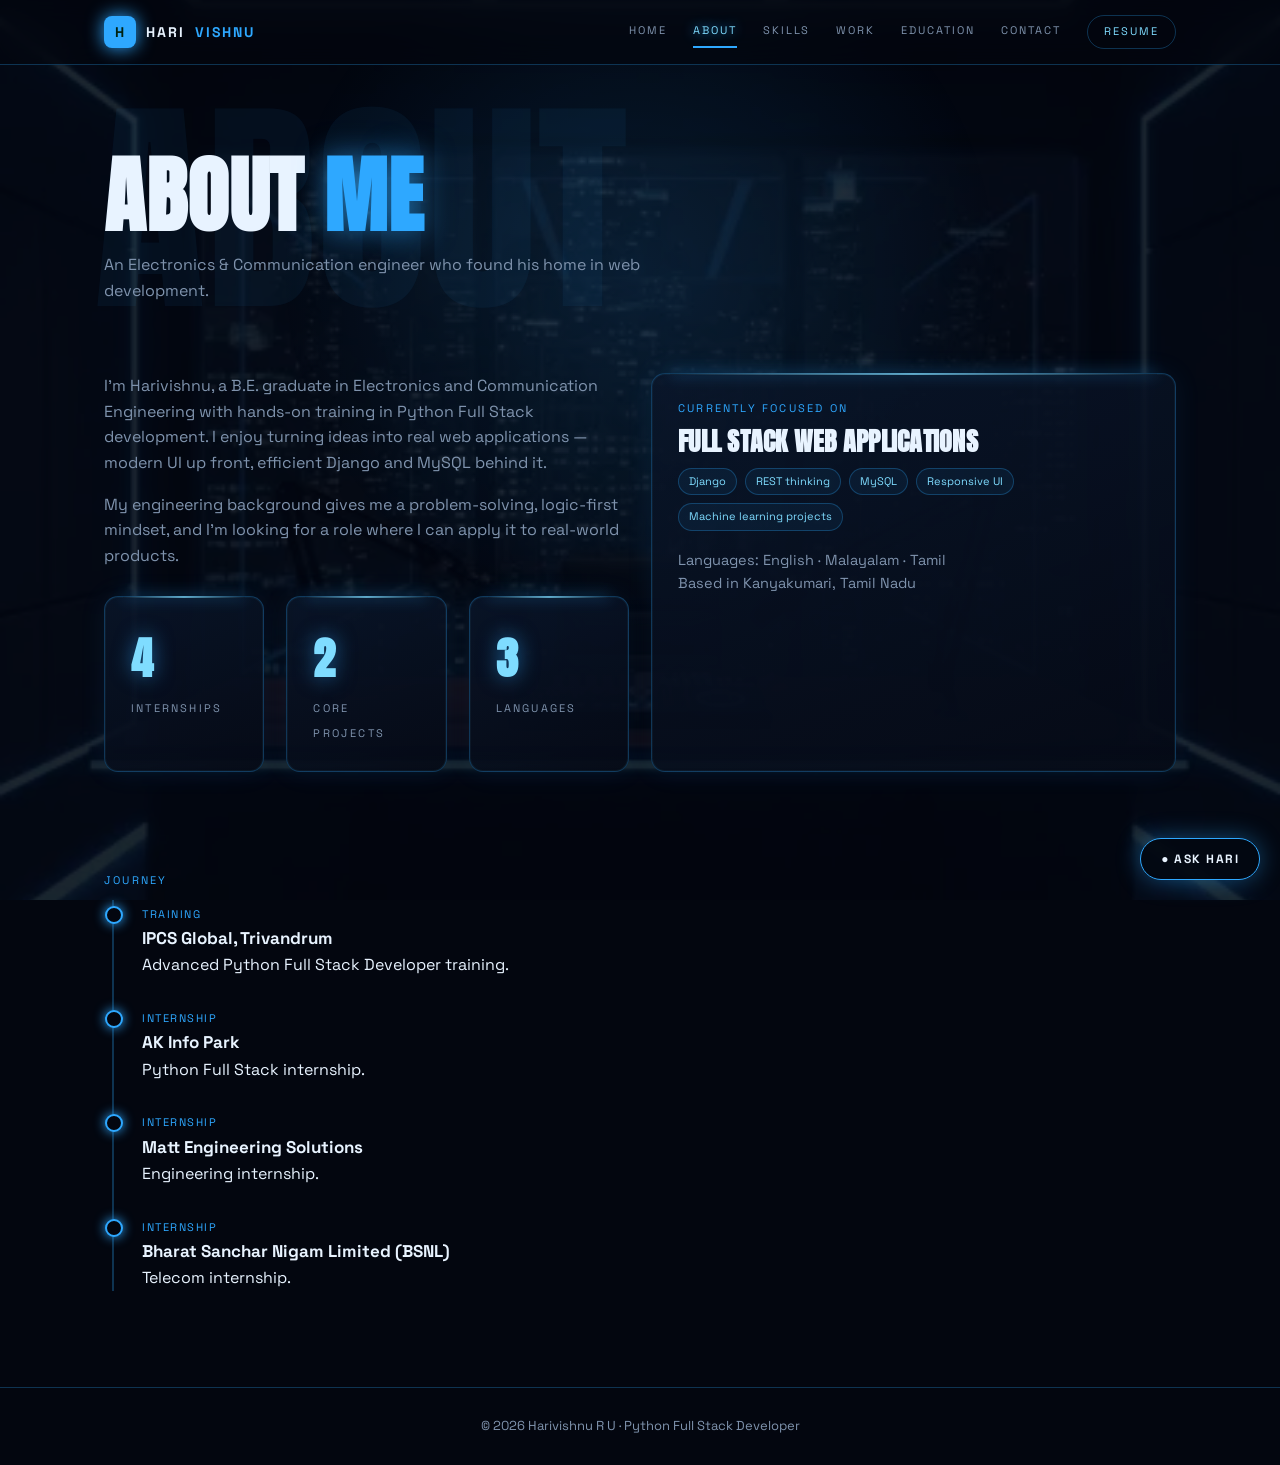
<file: site/about.html>
<!DOCTYPE html>
<html lang="en">

<head>
    <meta charset="UTF-8">
    <meta name="viewport" content="width=device-width,initial-scale=1">
    <title>About | Harivishnu R U</title>
    <link rel="stylesheet" href="style.css">
</head>

<body data-page="about">
    <main>
        <div class="wrap">
            <div class="page-head" data-ghost="About">
                <h1 class="disp">About <em>Me</em></h1>
                <p>An Electronics &amp; Communication engineer who found his home in web development.</p>
            </div>
            <section class="grid g2">
                <div class="rv">
                    <p class="mute" style="font-size:16px">I'm Harivishnu, a B.E. graduate in Electronics and
                        Communication Engineering with hands-on training in Python Full Stack development. I enjoy
                        turning ideas into real web applications — modern UI up front, efficient Django and MySQL behind
                        it.</p>
                    <p class="mute" style="font-size:16px;margin-top:16px">My engineering background gives me a
                        problem-solving, logic-first mindset, and I'm looking for a role where I can apply it to
                        real-world products.</p>
                    <div class="grid g3" style="margin-top:28px">
                        <div class="neon pad stat"><b data-n="4">0</b><span>Internships</span></div>
                        <div class="neon pad stat"><b data-n="2">0</b><span>Core projects</span></div>
                        <div class="neon pad stat"><b data-n="3">0</b><span>Languages</span></div>
                    </div>
                </div>
                <div class="neon pad rv">
                    <div class="kicker">Currently focused on</div>
                    <h3 class="disp" style="font-size:26px">Full stack web applications</h3>
                    <div class="chips"><span>Django</span><span>REST thinking</span><span>MySQL</span><span>Responsive
                            UI</span><span>Machine learning projects</span></div>
                    <p style="margin-top:18px">Languages: English · Malayalam · Tamil<br>Based in Kanyakumari, Tamil
                        Nadu</p>
                </div>
            </section>
            <section>
                <div class="kicker">Journey</div>
                <div class="tl">
                    <div class="rv"><small>Training</small>
                        <h3>IPCS Global, Trivandrum</h3>
                        <p>Advanced Python Full Stack Developer training.</p>
                    </div>
                    <div class="rv"><small>Internship</small>
                        <h3>AK Info Park</h3>
                        <p>Python Full Stack internship.</p>
                    </div>
                    <div class="rv"><small>Internship</small>
                        <h3>Matt Engineering Solutions</h3>
                        <p>Engineering internship.</p>
                    </div>
                    <div class="rv"><small>Internship</small>
                        <h3>Bharat Sanchar Nigam Limited (BSNL)</h3>
                        <p>Telecom internship.</p>
                    </div>
                </div>
            </section>
        </div>
    </main>
    <script src="script.js"></script>
</body>

</html>
</file>
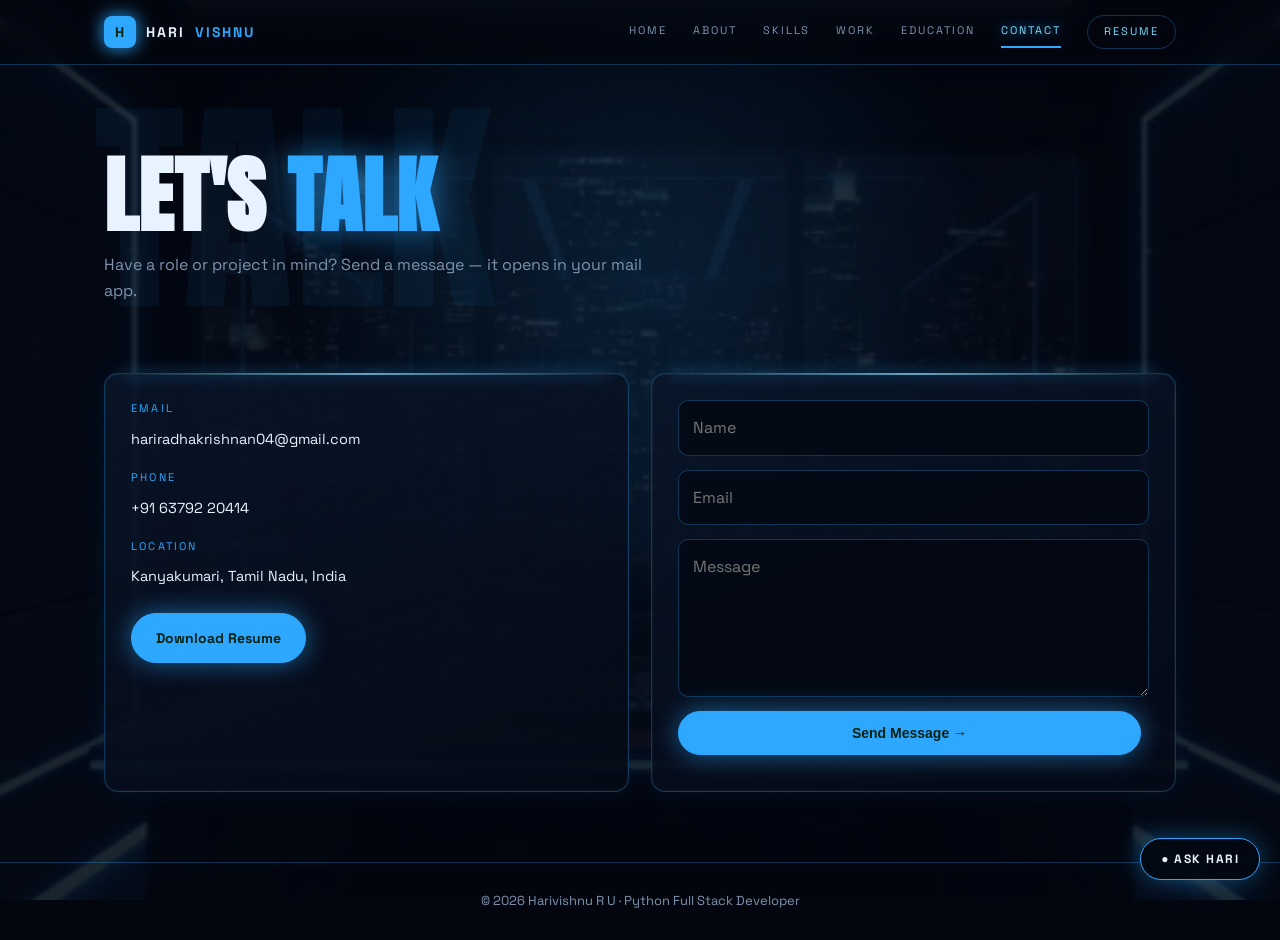
<file: site/contact.html>
<!DOCTYPE html><html lang="en"><head><meta charset="UTF-8"><meta name="viewport" content="width=device-width,initial-scale=1"><title>Contact | Harivishnu R U</title><link rel="stylesheet" href="style.css"></head><body data-page="contact">
<main><div class="wrap"><div class="page-head" data-ghost="Talk"><h1 class="disp">Let's <em>Talk</em></h1><p>Have a role or project in mind? Send a message — it opens in your mail app.</p></div>
<section class="grid g2"><div class="neon pad rv"><div class="kicker">Email</div><p style="color:var(--text);margin-bottom:18px">hariradhakrishnan04@gmail.com</p><div class="kicker">Phone</div><p style="color:var(--text);margin-bottom:18px">+91 63792 20414</p><div class="kicker">Location</div><p style="color:var(--text)">Kanyakumari, Tamil Nadu, India</p><a class="btn p" style="margin-top:24px" href="assets/resume.pdf" target="_blank">Download Resume</a></div>
<form class="neon pad rv"><input placeholder="Name" required><input type="email" placeholder="Email" required><textarea rows="5" placeholder="Message" required></textarea><button class="btn p" style="justify-content:center;cursor:pointer">Send Message →</button></form></section></div></main>
<script src="script.js"></script></body></html>
</file>
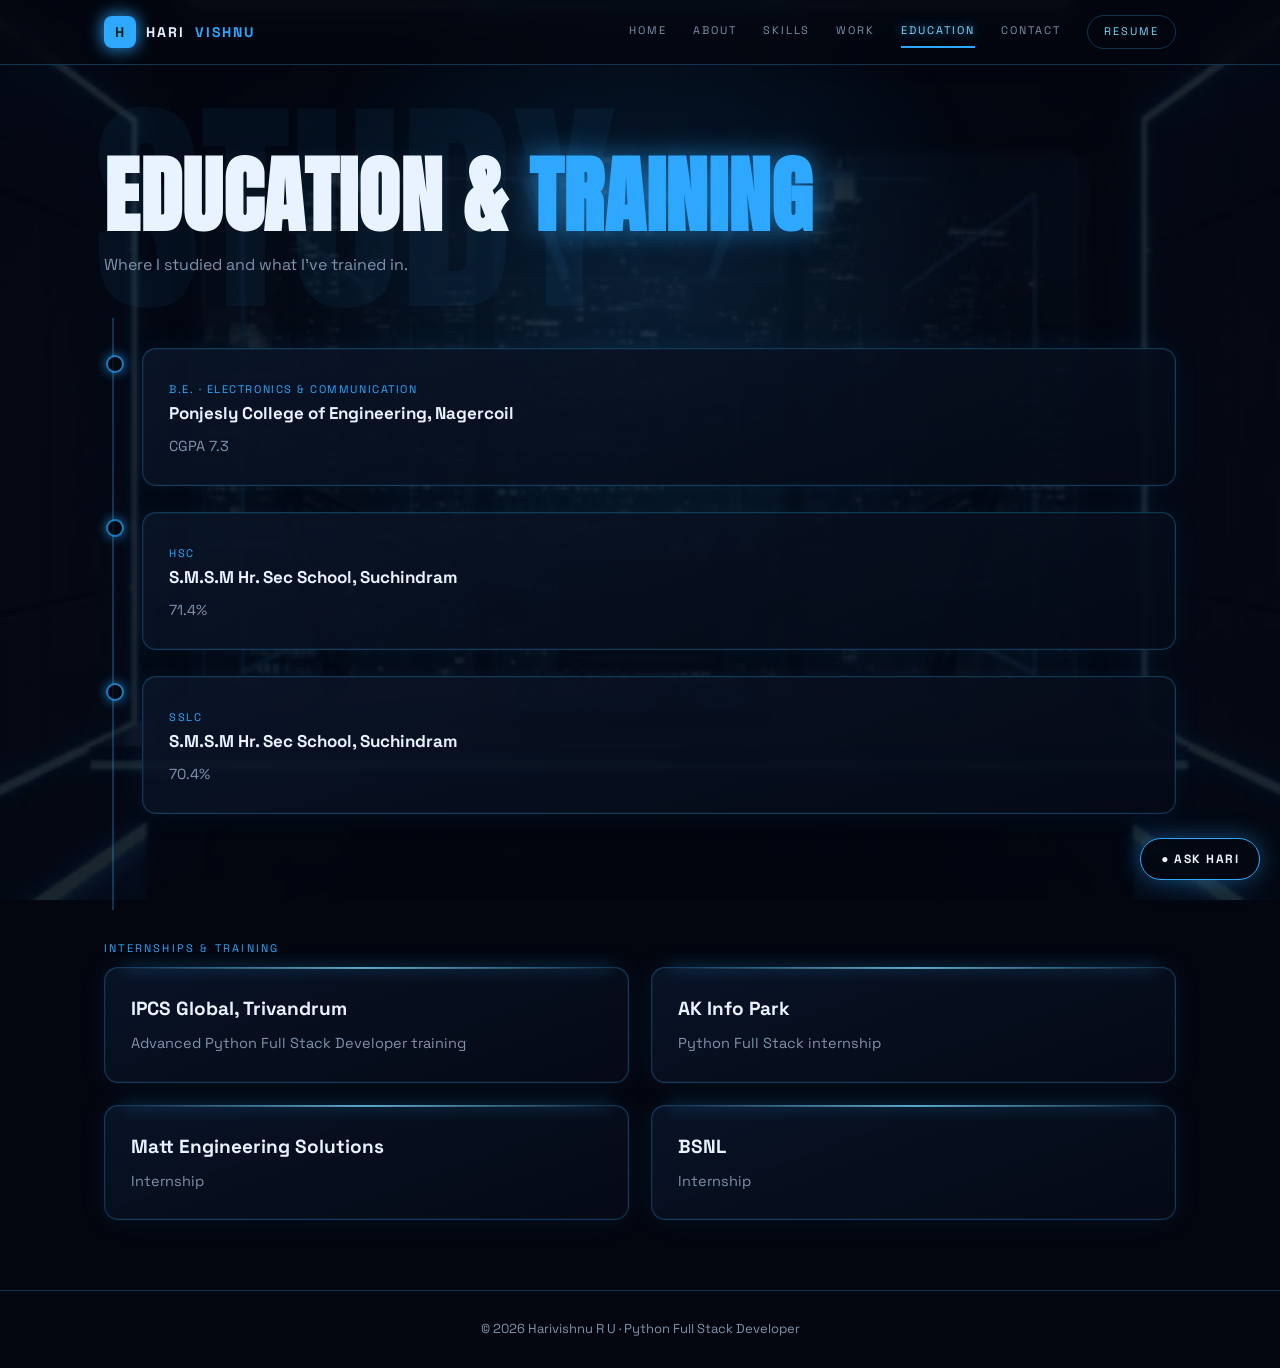
<file: site/education.html>
<!DOCTYPE html><html lang="en"><head><meta charset="UTF-8"><meta name="viewport" content="width=device-width,initial-scale=1"><title>Education | Harivishnu R U</title><link rel="stylesheet" href="style.css"></head><body data-page="education">
<main><div class="wrap"><div class="page-head" data-ghost="Study"><h1 class="disp">Education &amp; <em>Training</em></h1><p>Where I studied and what I've trained in.</p></div>
<section class="tl">
<div class="rv neon pad"><small>B.E. · Electronics &amp; Communication</small><h3>Ponjesly College of Engineering, Nagercoil</h3><p>CGPA 7.3</p></div>
<div class="rv neon pad"><small>HSC</small><h3>S.M.S.M Hr. Sec School, Suchindram</h3><p>71.4%</p></div>
<div class="rv neon pad"><small>SSLC</small><h3>S.M.S.M Hr. Sec School, Suchindram</h3><p>70.4%</p></div></section>
<section><div class="kicker">Internships &amp; training</div><div class="grid g2"><div class="neon pad rv"><h3>IPCS Global, Trivandrum</h3><p>Advanced Python Full Stack Developer training</p></div><div class="neon pad rv"><h3>AK Info Park</h3><p>Python Full Stack internship</p></div><div class="neon pad rv"><h3>Matt Engineering Solutions</h3><p>Internship</p></div><div class="neon pad rv"><h3>BSNL</h3><p>Internship</p></div></div></section></div></main>
<script src="script.js"></script></body></html>
</file>
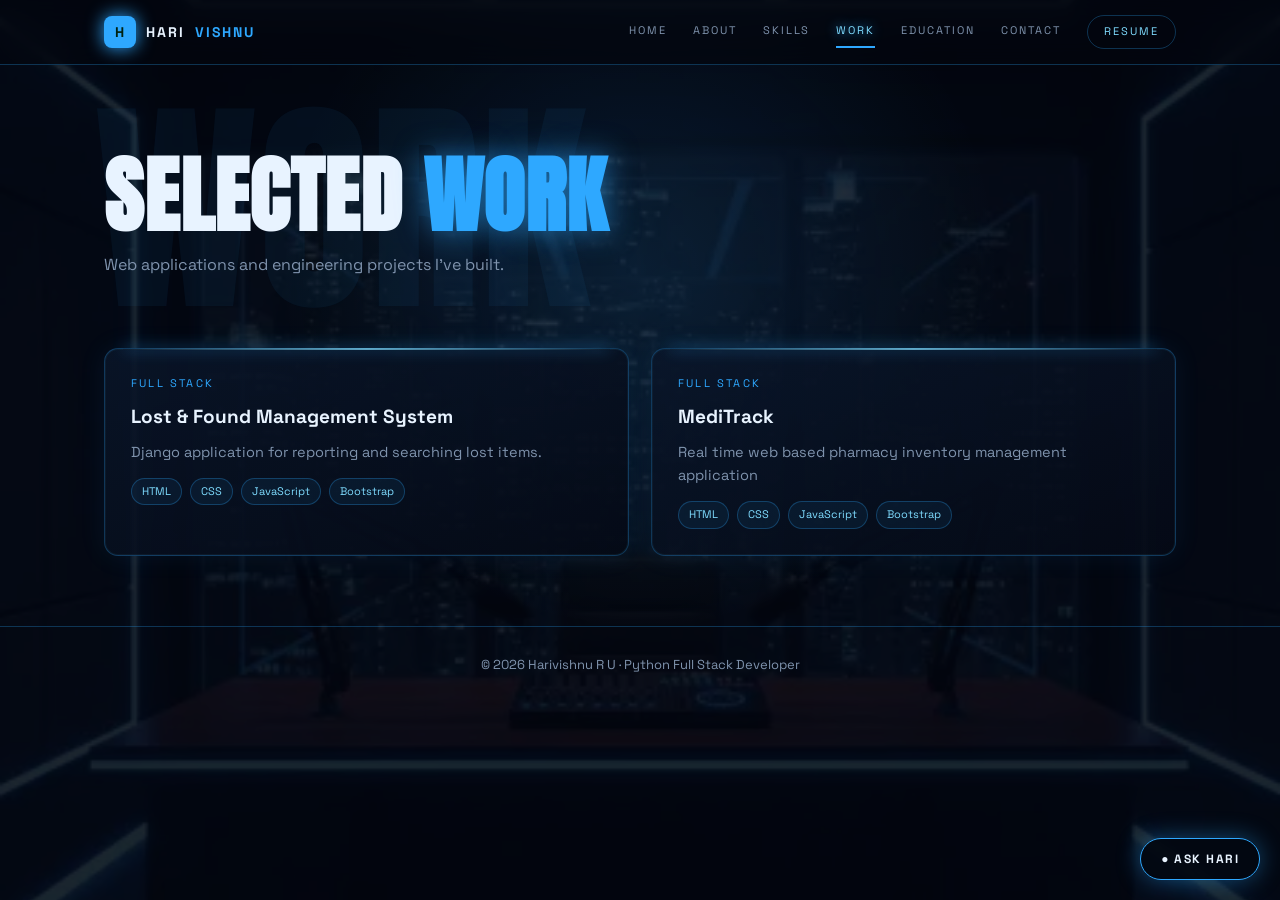
<file: site/projects.html>
<!DOCTYPE html>
<html lang="en">

<head>
    <meta charset="UTF-8">
    <meta name="viewport" content="width=device-width,initial-scale=1">
    <title>Projects | Harivishnu R U</title>
    <link rel="stylesheet" href="style.css">
</head>

<body data-page="projects">
    <main>
        <div class="wrap">
            <div class="page-head" data-ghost="Work">
                <h1 class="disp">Selected <em>Work</em></h1>
                <p>Web applications and engineering projects I've built.</p>
            </div>
            <section class="grid g2">
                <a href="https://lost-and-found-jade-eta.vercel.app/" class="neon pad rv">
                    <div class="kicker">Full stack</div>
                    <h3>Lost &amp; Found Management System</h3>
                    <p>Django application for reporting and searching lost items.</p>
                    <div class="chips"><span>HTML</span><span>CSS</span><span>JavaScript</span><span>Bootstrap</span>
                    </div>
                </a>
                <a href="https://meditrack-red-three.vercel.app/" class="neon pad rv">
                    <div class="kicker"> Full stack</div>
                    <h3>MediTrack</h3>
                    <p>Real time web based pharmacy inventory management application     </p>
                    <div class="chips"><span>HTML</span><span>CSS</span><span>JavaScript</span><span>Bootstrap</span>
                    </div>
                </a>
            
            
                
                
            </section>
        </div>
    </main>
    <script src="script.js"></script>
</body>

</html>
</file>
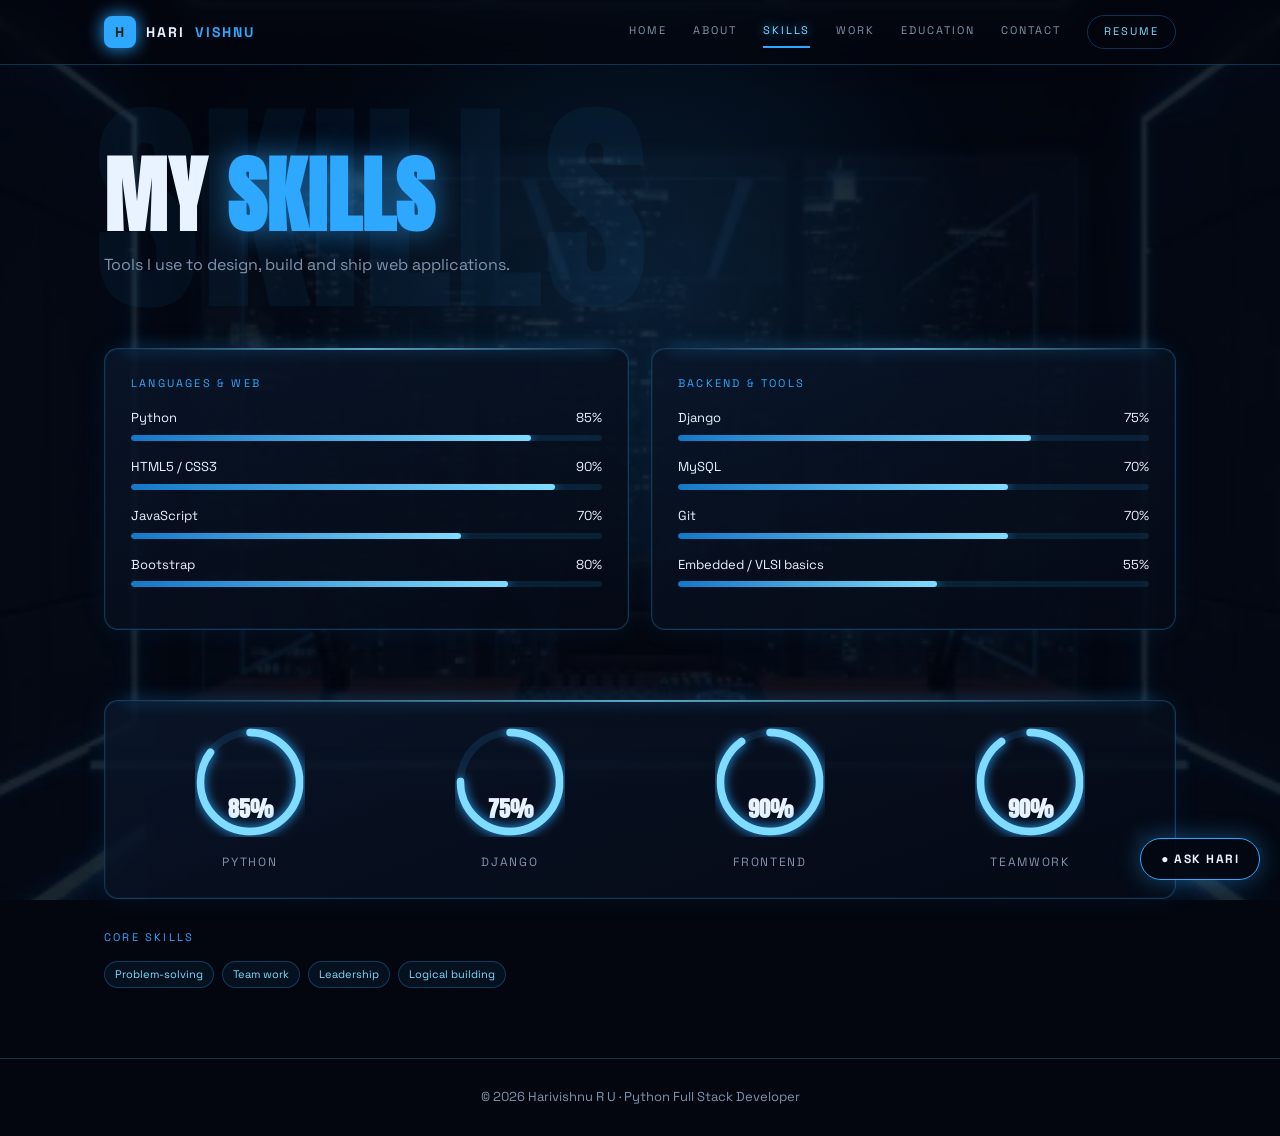
<file: site/skills.html>
<!DOCTYPE html><html lang="en"><head><meta charset="UTF-8"><meta name="viewport" content="width=device-width,initial-scale=1"><title>Skills | Harivishnu R U</title><link rel="stylesheet" href="style.css"></head><body data-page="skills">
<main><div class="wrap"><div class="page-head" data-ghost="Skills"><h1 class="disp">My <em>Skills</em></h1><p>Tools I use to design, build and ship web applications.</p></div>
<section class="grid g2"><div class="neon pad rv"><div class="kicker">Languages &amp; web</div>
<div class="bar"><div><span>Python</span><span>85%</span></div><i><u data-w="85"></u></i></div><div class="bar"><div><span>HTML5 / CSS3</span><span>90%</span></div><i><u data-w="90"></u></i></div><div class="bar"><div><span>JavaScript</span><span>70%</span></div><i><u data-w="70"></u></i></div><div class="bar"><div><span>Bootstrap</span><span>80%</span></div><i><u data-w="80"></u></i></div></div>
<div class="neon pad rv"><div class="kicker">Backend &amp; tools</div>
<div class="bar"><div><span>Django</span><span>75%</span></div><i><u data-w="75"></u></i></div><div class="bar"><div><span>MySQL</span><span>70%</span></div><i><u data-w="70"></u></i></div><div class="bar"><div><span>Git</span><span>70%</span></div><i><u data-w="70"></u></i></div><div class="bar"><div><span>Embedded / VLSI basics</span><span>55%</span></div><i><u data-w="55"></u></i></div></div></section>
<section class="neon pad rv grid g4" style="text-align:center">
<div class="ring"><svg viewBox="0 0 100 100"><circle class="t" cx="50" cy="50" r="45"/><circle class="v" data-v="85" cx="50" cy="50" r="45"/></svg><b>85%</b><span>Python</span></div>
<div class="ring"><svg viewBox="0 0 100 100"><circle class="t" cx="50" cy="50" r="45"/><circle class="v" data-v="75" cx="50" cy="50" r="45"/></svg><b>75%</b><span>Django</span></div>
<div class="ring"><svg viewBox="0 0 100 100"><circle class="t" cx="50" cy="50" r="45"/><circle class="v" data-v="90" cx="50" cy="50" r="45"/></svg><b>90%</b><span>Frontend</span></div>
<div class="ring"><svg viewBox="0 0 100 100"><circle class="t" cx="50" cy="50" r="45"/><circle class="v" data-v="90" cx="50" cy="50" r="45"/></svg><b>90%</b><span>Teamwork</span></div></section>
<section><div class="kicker">Core skills</div><div class="chips"><span>Problem-solving</span><span>Team work</span><span>Leadership</span><span>Logical building</span></div></section></div></main>
<script src="script.js"></script></body></html>
</file>
<file: site/style.css>
@import url('https://fonts.googleapis.com/css2?family=Anton&family=Space+Grotesk:wght@400;500;700&display=swap');
:root{--bg:#03060f;--panel:#07101f;--blue:#2ea8ff;--glow:#7fdcff;--text:#e8f3ff;--mute:#7f93ad;--line:rgba(46,168,255,.28);--warm:#c8553d}
*{margin:0;padding:0;box-sizing:border-box}
html{scroll-behavior:smooth}
body{font-family:'Space Grotesk',system-ui,sans-serif;background:var(--bg);color:var(--text);overflow-x:hidden;line-height:1.6}
body::before{content:"";position:fixed;inset:0;background:url(assets/studio.webp) center/cover;opacity:.13;z-index:-2}
body::after{content:"";position:fixed;inset:0;background:radial-gradient(600px circle at var(--mx,50%) var(--my,30%),rgba(46,168,255,.13),transparent 60%);pointer-events:none;z-index:-1}
a{color:inherit;text-decoration:none}
.disp{font-family:Anton,Impact,sans-serif;text-transform:uppercase;letter-spacing:.01em;line-height:1}
.wrap{max-width:1120px;margin:0 auto;padding:0 24px}
/* nav */
nav{position:fixed;top:0;left:0;right:0;z-index:50;background:rgba(3,6,15,.72);backdrop-filter:blur(14px);border-bottom:1px solid var(--line)}
nav .wrap{display:flex;align-items:center;justify-content:space-between;height:64px;gap:16px}
.logo{font-weight:700;letter-spacing:.14em;font-size:14px;display:flex;align-items:center;gap:10px}
.logo b{display:grid;place-items:center;width:32px;height:32px;border-radius:8px;background:var(--blue);color:#021;box-shadow:0 0 18px var(--blue)}
.logo i{color:var(--blue);font-style:normal}
.links{display:flex;gap:26px;align-items:center;font-size:11px;letter-spacing:.18em;text-transform:uppercase}
.links a{color:var(--mute);padding:6px 0;border-bottom:2px solid transparent;transition:.25s}
.links a:hover,.links a.on{color:var(--glow);border-color:var(--blue);text-shadow:0 0 12px var(--blue)}
.pill{border:1px solid var(--line);border-radius:99px;padding:7px 16px!important;border-bottom:1px solid var(--line)!important;color:var(--glow)!important}
#burger{display:none;background:none;border:1px solid var(--line);color:var(--text);border-radius:8px;padding:6px 12px;font-size:18px}
@media(max-width:860px){#burger{display:block}.links{position:absolute;top:64px;left:0;right:0;flex-direction:column;background:#050a16;padding:20px;display:none;border-bottom:1px solid var(--line)}.links.open{display:flex}}
/* neon frame – the studio's strip-light trim */
.neon{position:relative;background:linear-gradient(160deg,rgba(10,22,42,.85),rgba(5,10,22,.9));border:1px solid var(--line);border-radius:14px;box-shadow:inset 0 0 0 1px rgba(127,220,255,.05),0 0 28px rgba(46,168,255,.08);transition:.3s}
.neon::before{content:"";position:absolute;left:18px;right:18px;top:-1px;height:2px;background:linear-gradient(90deg,transparent,var(--glow),transparent);box-shadow:0 0 14px var(--blue);opacity:.7}
.neon:hover{border-color:var(--blue);box-shadow:0 0 34px rgba(46,168,255,.25);transform:translateY(-4px)}
/* hero */
.hero{min-height:100vh;display:flex;align-items:center;padding:110px 0 70px;position:relative;overflow:hidden}
.hero::before{content:"";position:absolute;inset:0;background:url(assets/studio.webp) right center/cover;opacity:.32;mask-image:linear-gradient(90deg,transparent 15%,#000 90%);-webkit-mask-image:linear-gradient(90deg,transparent 15%,#000 90%)}
.hero .wrap{position:relative;display:grid;grid-template-columns:1.1fr .9fr;gap:40px;align-items:center}
@media(max-width:860px){.hero .wrap{grid-template-columns:1fr}}
.tag{display:inline-block;font-size:10.5px;letter-spacing:.2em;text-transform:uppercase;color:var(--glow);border:1px solid var(--line);border-radius:6px;padding:6px 12px;background:rgba(46,168,255,.08)}
.tag::before{content:"● ";color:var(--warm);animation:blink 1.4s infinite}
@keyframes blink{50%{opacity:.2}}
.hero h1{font-size:clamp(64px,10vw,128px);margin:22px 0 14px}
.hero h1 span{color:var(--blue);text-shadow:0 0 40px rgba(46,168,255,.6);display:block}
.role{font-size:22px;color:var(--text);display:flex;gap:10px;align-items:center}
.role::before{content:"▸";color:var(--blue)}
#type::after{content:"|";color:var(--blue);animation:blink 1s infinite}
.lead{color:var(--mute);max-width:480px;margin:18px 0 28px}
.btn{display:inline-flex;gap:8px;align-items:center;padding:13px 24px;border-radius:99px;font-weight:700;font-size:14px;border:1px solid var(--line);transition:.25s;margin:0 8px 10px 0}
.btn.p{background:var(--blue);color:#021;border-color:var(--blue);box-shadow:0 0 26px rgba(46,168,255,.55)}
.btn:hover{transform:translateY(-3px);box-shadow:0 0 30px rgba(46,168,255,.5);border-color:var(--glow)}
.soc{display:flex;gap:12px;margin-top:14px}
.soc a{width:42px;height:42px;display:grid;place-items:center;border:1px solid var(--line);border-radius:10px;color:var(--mute);font-size:12px;font-weight:700;transition:.25s}
.soc a:hover{color:var(--glow);border-color:var(--blue);box-shadow:0 0 16px var(--blue)}
/* holo card */
.holo{perspective:900px;justify-self:center}
.card3d{width:min(320px,80vw);aspect-ratio:3/4;border-radius:22px;padding:14px;transition:transform .15s;transform-style:preserve-3d;background:linear-gradient(160deg,#0a1b36,#030812);border:1px solid var(--blue);box-shadow:0 0 60px rgba(46,168,255,.3)}
.card3d .ph{height:100%;border-radius:14px;display:flex;align-items:flex-end;padding:18px;background:radial-gradient(circle at 50% 30%,rgba(46,168,255,.35),transparent 60%),url(assets/studio.webp) center/cover;position:relative;overflow:hidden}
.card3d .ph img{position:absolute;inset:0;width:100%;height:100%;object-fit:cover}
.card3d .ph div{position:relative;background:rgba(3,8,18,.8);border:1px solid var(--line);border-radius:10px;padding:10px 14px;font-size:12px;letter-spacing:.12em;width:100%}
.card3d .ph b{display:block;color:var(--glow)}
.float{position:absolute;font-size:11px;background:rgba(3,8,18,.9);border:1px solid var(--line);border-radius:8px;padding:6px 10px;color:var(--glow);animation:fl 4s ease-in-out infinite}
@keyframes fl{50%{transform:translateY(-10px)}}
/* sections */
main{padding-top:64px}
.page-head{padding:90px 0 40px;position:relative}
.page-head::before{content:attr(data-ghost);position:absolute;left:-10px;top:30px;font-family:Anton,sans-serif;font-size:clamp(90px,18vw,230px);color:rgba(46,168,255,.06);text-transform:uppercase;line-height:1;white-space:nowrap;pointer-events:none}
.page-head h1{font-size:clamp(46px,7vw,84px);position:relative}
.page-head h1 em{color:var(--blue);font-style:normal;text-shadow:0 0 30px rgba(46,168,255,.6)}
.page-head p{color:var(--mute);max-width:560px;margin-top:14px;position:relative}
section{padding:30px 0 70px}
.grid{display:grid;gap:22px}.g2{grid-template-columns:repeat(2,1fr)}.g3{grid-template-columns:repeat(3,1fr)}.g4{grid-template-columns:repeat(4,1fr)}
@media(max-width:860px){.g2,.g3{grid-template-columns:1fr}.g4{grid-template-columns:repeat(2,1fr)}}
.pad{padding:26px}
.neon h3{font-size:19px;margin-bottom:8px}
.neon p,.mute{color:var(--mute);font-size:14.5px}
.stat b{display:block;font-family:Anton,sans-serif;font-size:44px;color:var(--glow);text-shadow:0 0 20px rgba(46,168,255,.5)}
.stat span{font-size:11px;letter-spacing:.2em;text-transform:uppercase;color:var(--mute)}
.chips{display:flex;flex-wrap:wrap;gap:8px;margin-top:14px}
.chips span{font-size:11px;padding:4px 10px;border:1px solid var(--line);border-radius:99px;color:var(--glow);background:rgba(46,168,255,.07)}
.kicker{font-size:11px;letter-spacing:.2em;text-transform:uppercase;color:var(--blue);margin-bottom:10px}
/* bars + rings */
.bar{margin:16px 0}.bar div:first-child{display:flex;justify-content:space-between;font-size:13px;margin-bottom:6px}
.bar i{display:block;height:6px;border-radius:9px;background:rgba(46,168,255,.12);overflow:hidden}
.bar i u{display:block;height:100%;width:0;border-radius:9px;background:linear-gradient(90deg,#1478c8,var(--glow));box-shadow:0 0 12px var(--blue);transition:width 1.4s cubic-bezier(.2,.8,.2,1)}
.ring{text-align:center}.ring svg{width:110px;height:110px;transform:rotate(-90deg)}
.ring circle{fill:none;stroke-width:7}.ring .t{stroke:rgba(46,168,255,.12)}
.ring .v{stroke:var(--glow);stroke-linecap:round;stroke-dasharray:283;stroke-dashoffset:283;transition:stroke-dashoffset 1.6s ease;filter:drop-shadow(0 0 5px var(--blue))}
.ring b{display:block;margin-top:-72px;height:72px;line-height:72px;font-family:Anton;font-size:22px}.ring span{display:block;margin-top:8px;font-size:12px;letter-spacing:.14em;text-transform:uppercase;color:var(--mute)}
/* timeline */
.tl{border-left:2px solid var(--line);margin-left:8px;padding-left:28px}
.tl>div{position:relative;margin-bottom:26px}.tl>div::before{content:"";position:absolute;left:-37px;top:6px;width:14px;height:14px;border-radius:50%;background:var(--bg);border:2px solid var(--blue);box-shadow:0 0 12px var(--blue)}
.tl h3{font-size:17px}.tl small{color:var(--blue);letter-spacing:.14em;text-transform:uppercase;font-size:11px}
/* contact */
form{display:grid;gap:14px}
input,textarea{width:100%;background:rgba(3,8,18,.8);border:1px solid var(--line);border-radius:10px;padding:14px;color:var(--text);font:inherit}
input:focus,textarea:focus{outline:none;border-color:var(--blue);box-shadow:0 0 18px rgba(46,168,255,.35)}
footer{border-top:1px solid var(--line);padding:28px 0;text-align:center;color:var(--mute);font-size:13px}
/* reveal */
.rv{opacity:0;transform:translateY(28px);transition:.8s}.rv.in{opacity:1;transform:none}
/* ask widget */
#askb{position:fixed;right:20px;bottom:20px;z-index:60;border:1px solid var(--blue);background:rgba(3,8,18,.92);color:var(--text);padding:12px 20px;border-radius:99px;font:700 12px 'Space Grotesk';letter-spacing:.12em;box-shadow:0 0 24px rgba(46,168,255,.4);cursor:pointer}
#askp{position:fixed;right:20px;bottom:78px;z-index:60;width:min(340px,calc(100vw - 40px));display:none;flex-direction:column;overflow:hidden;border-radius:14px}
#askp.open{display:flex}#askp header{padding:12px 16px;border-bottom:1px solid var(--line);font-size:12px;letter-spacing:.14em;color:var(--glow)}
#msgs{height:230px;overflow:auto;padding:12px;display:flex;flex-direction:column;gap:8px;font-size:13px}
#msgs p{padding:8px 12px;border-radius:10px;max-width:88%;color:var(--text);background:rgba(46,168,255,.1)}#msgs p.u{align-self:flex-end;background:var(--blue);color:#021}
#askp .q{display:flex;flex-wrap:wrap;gap:6px;padding:0 12px 12px}#askp .q button{font:11px 'Space Grotesk';color:var(--glow);background:none;border:1px solid var(--line);border-radius:99px;padding:4px 10px;cursor:pointer}
</file>
